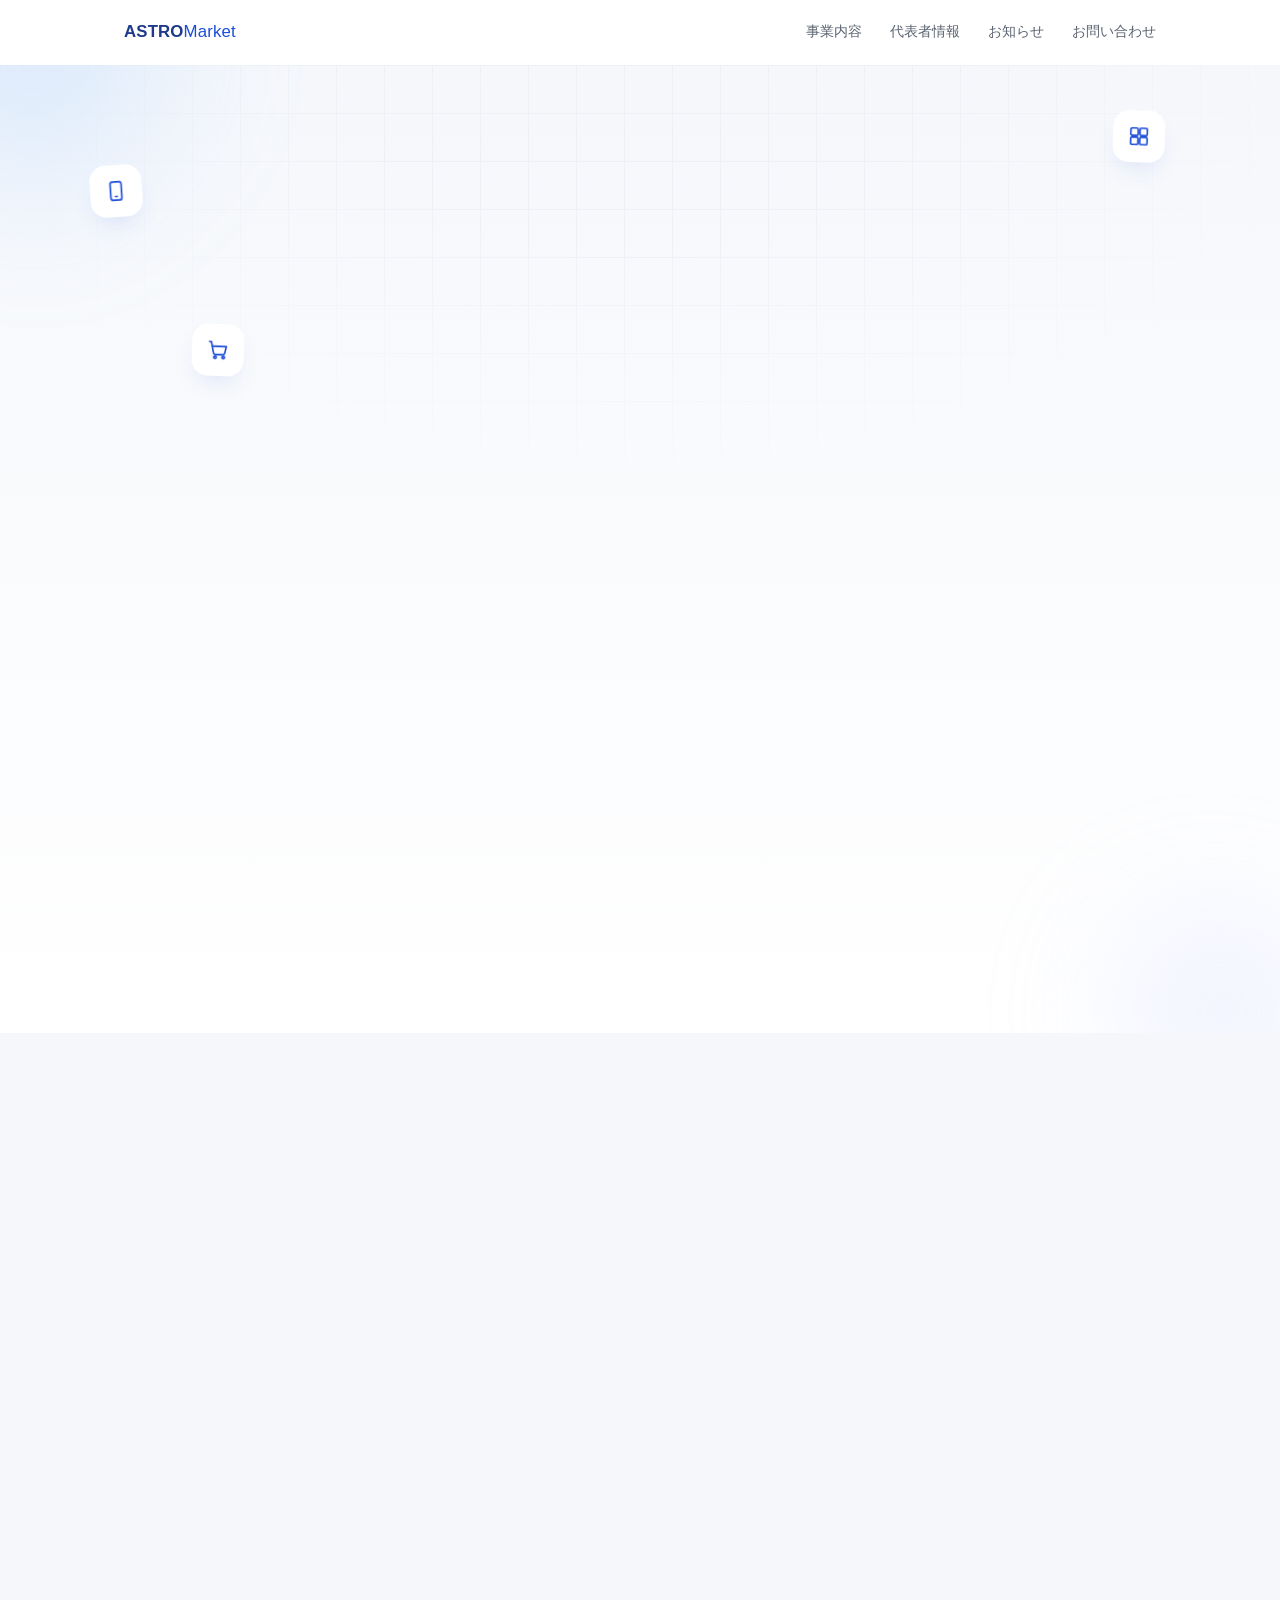
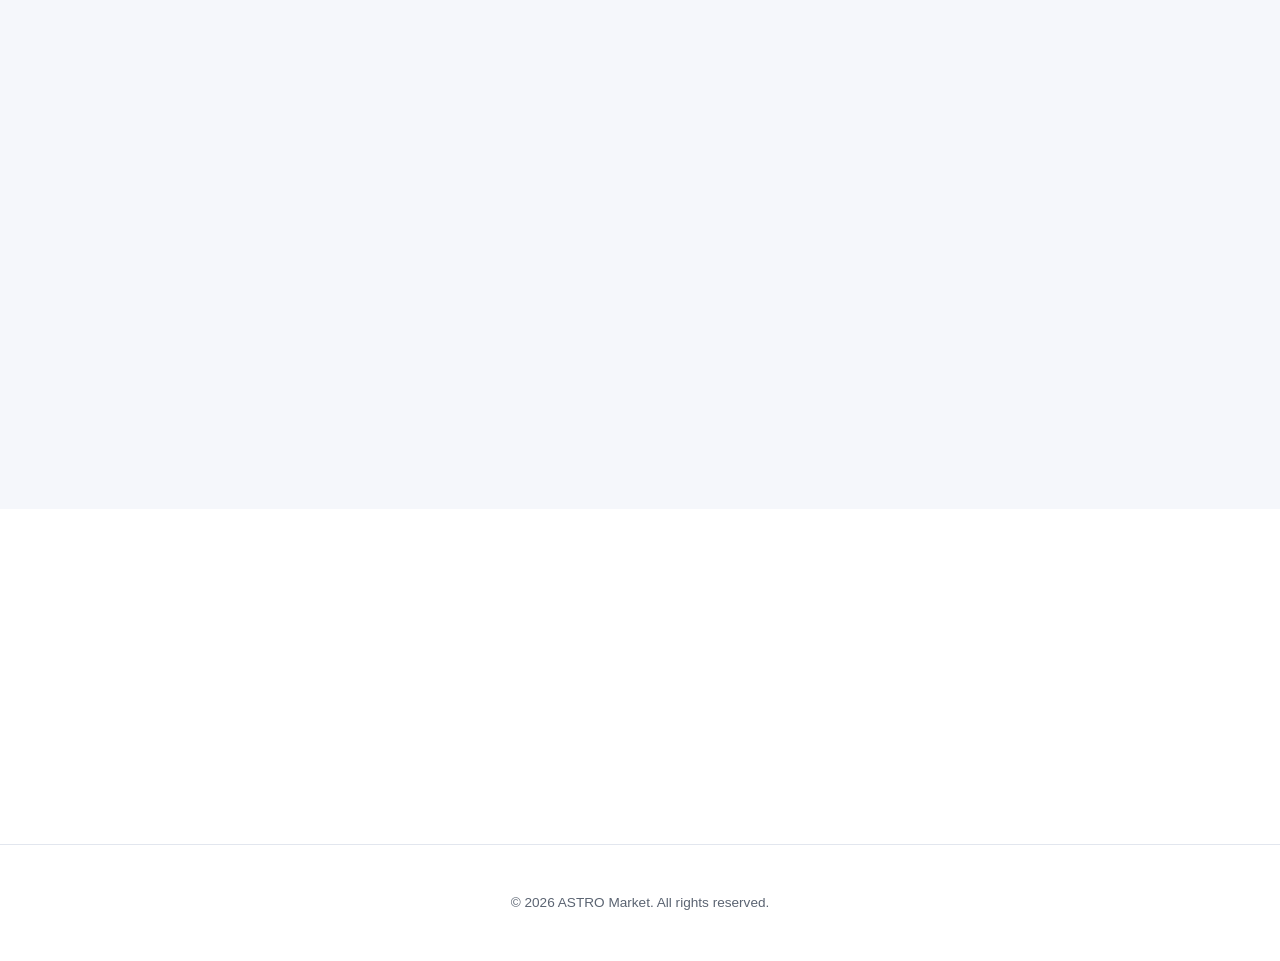
<file: homepage/index.html>
<!DOCTYPE html>
<html lang="ja">
<head>
<meta charset="UTF-8">
<meta name="viewport" content="width=device-width, initial-scale=1.0">
<title>ASTRO Market | 法人携帯・回線サービス / ERP / EC運営</title>
<meta name="description" content="ASTRO Marketは、法人携帯・回線サービス、ERP製品・サービス、EC運営を通じて、法人のお客様の業務改善から日々の暮らしまで、ちょうどいい価値を届けるブランドです。">
<meta http-equiv="Content-Security-Policy" content="default-src 'self'; script-src 'self'; style-src 'self'; img-src 'self' data:; base-uri 'self'; form-action 'self'; object-src 'none'; upgrade-insecure-requests">
<meta name="referrer" content="strict-origin-when-cross-origin">
<link rel="icon" href="data:image/svg+xml,%3Csvg xmlns='http://www.w3.org/2000/svg' viewBox='0 0 64 64'%3E%3Crect width='64' height='64' rx='16' fill='%231d4ed8'/%3E%3Ctext x='32' y='43' font-size='30' font-family='sans-serif' font-weight='700' fill='white' text-anchor='middle'%3EA%3C/text%3E%3C/svg%3E">
<link rel="stylesheet" href="assets/style.css">
</head>
<body>

<header class="site-header" id="site-header">
  <div class="container header-inner">
    <a class="logo" href="index.html">ASTRO<span>Market</span></a>
    <button class="nav-toggle" id="nav-toggle" aria-label="メニューを開く" aria-expanded="false" aria-controls="nav">
      <span></span><span></span><span></span>
    </button>
    <nav class="nav" id="nav">
      <a href="services.html">事業内容</a>
      <a href="about.html">代表者情報</a>
      <a href="news.html">お知らせ</a>
      <a href="contact.html">お問い合わせ</a>
    </nav>
  </div>
</header>

<main>

  <section class="hero" id="hero">
    <div class="hero-decor" aria-hidden="true">
      <span class="blob blob-a"></span>
      <span class="blob blob-b"></span>
      <span class="grid-overlay"></span>
      <span class="chip chip-a">
        <svg viewBox="0 0 24 24" fill="none" stroke="currentColor" stroke-width="1.8" stroke-linecap="round" stroke-linejoin="round"><rect x="6" y="2" width="12" height="20" rx="2.5"/><path d="M11 18h2"/></svg>
      </span>
      <span class="chip chip-b">
        <svg viewBox="0 0 24 24" fill="none" stroke="currentColor" stroke-width="1.8" stroke-linecap="round" stroke-linejoin="round"><rect x="3" y="3" width="8" height="8" rx="1.5"/><rect x="13" y="3" width="8" height="8" rx="1.5"/><rect x="3" y="13" width="8" height="8" rx="1.5"/><rect x="13" y="13" width="8" height="8" rx="1.5"/></svg>
      </span>
      <span class="chip chip-c">
        <svg viewBox="0 0 24 24" fill="none" stroke="currentColor" stroke-width="1.8" stroke-linecap="round" stroke-linejoin="round"><circle cx="9" cy="20" r="1.4"/><circle cx="18" cy="20" r="1.4"/><path d="M2.5 3h2l2.7 12.4a2 2 0 0 0 2 1.6h8.2a2 2 0 0 0 2-1.6L21 8H6"/></svg>
      </span>
    </div>
    <div class="container">
      <h1 class="reveal">暮らしと仕事に、ちょうどいい価値を届ける。</h1>
      <p class="hero-lead reveal">
        法人のお客様の通信・業務改善から、日々の暮らしを彩るお買い物まで。<br>
        ちょうどいいサービスとプロダクトをお届けしています。
      </p>
      <a class="btn reveal" href="contact.html">お問い合わせはこちら</a>
      <div class="hero-photo reveal">
        <img src="assets/images/hero-city.jpg" alt="ASTRO Marketが拠点を置く街のオフィス街並み" width="900" height="600" loading="eager">
      </div>
    </div>
    <button class="scroll-cue reveal" id="scroll-cue" aria-label="下にスクロール">
      <svg viewBox="0 0 24 24" fill="none" stroke="currentColor" stroke-width="1.8" stroke-linecap="round" stroke-linejoin="round"><path d="M6 9l6 6 6-6"/></svg>
    </button>
  </section>

  <section class="services">
    <div class="container">
      <h2 class="section-title reveal">事業内容</h2>
      <p class="section-lead reveal">法人携帯・回線サービス、ERP製品・サービス、EC運営の3つを柱に、お客様の課題を解決します。</p>

      <div class="service-grid">
        <a class="service-card service-card--link reveal" href="services.html">
          <div class="service-card-media">
            <img src="assets/images/mobile-service.jpg" alt="法人携帯を手に取るビジネスパーソン" width="1000" height="667" loading="lazy">
          </div>
          <div class="service-card-body">
            <div class="service-icon">
              <svg viewBox="0 0 24 24" fill="none" stroke="currentColor" stroke-width="1.8" stroke-linecap="round" stroke-linejoin="round" aria-hidden="true">
                <rect x="6" y="2" width="12" height="20" rx="2.5"/>
                <path d="M11 18h2"/>
              </svg>
            </div>
            <h3>法人携帯・回線サービスのご提供</h3>
            <p>法人・個人事業主のお客様向けに、法人携帯および関連回線のご案内から導入までをサポートします。</p>
          </div>
        </a>

        <a class="service-card service-card--link reveal" href="services.html">
          <div class="service-card-media">
            <img src="assets/images/erp-service.jpg" alt="ERPダッシュボードを表示したノートパソコン" width="1000" height="667" loading="lazy">
          </div>
          <div class="service-card-body">
            <div class="service-icon">
              <svg viewBox="0 0 24 24" fill="none" stroke="currentColor" stroke-width="1.8" stroke-linecap="round" stroke-linejoin="round" aria-hidden="true">
                <rect x="3" y="3" width="8" height="8" rx="1.5"/>
                <rect x="13" y="3" width="8" height="8" rx="1.5"/>
                <rect x="3" y="13" width="8" height="8" rx="1.5"/>
                <rect x="13" y="13" width="8" height="8" rx="1.5"/>
              </svg>
            </div>
            <h3>ERP製品・サービスのご提供</h3>
            <p>勤怠管理や経費精算、請求書・会計、電子契約など、バックオフィス業務を支えるERP製品・SaaSの導入をご支援します。</p>
          </div>
        </a>

        <a class="service-card service-card--link reveal" href="services.html">
          <div class="service-card-media">
            <img src="assets/images/ec-service.jpg" alt="オンラインストアの画面を表示したノートパソコンと発送用の段ボール" width="1000" height="667" loading="lazy">
          </div>
          <div class="service-card-body">
            <div class="service-icon">
              <svg viewBox="0 0 24 24" fill="none" stroke="currentColor" stroke-width="1.8" stroke-linecap="round" stroke-linejoin="round" aria-hidden="true">
                <circle cx="9" cy="20" r="1.4"/>
                <circle cx="18" cy="20" r="1.4"/>
                <path d="M2.5 3h2l2.7 12.4a2 2 0 0 0 2 1.6h8.2a2 2 0 0 0 2-1.6L21 8H6"/>
              </svg>
            </div>
            <h3>EC運営</h3>
            <p>自社ECショップを企画・運営し、暮らしにプラスアルファの心地よさを添える雑貨・小物などをお届けしています。</p>
          </div>
        </a>
      </div>

      <p class="services-more reveal"><a class="link-arrow" href="services.html">事業内容の詳細を見る →</a></p>
    </div>
  </section>

  <section class="news-teaser">
    <div class="container news-teaser-inner">
      <div>
        <h2 class="section-title--inline reveal">お知らせ</h2>
        <p class="reveal"><time datetime="2026-07-09">2026.07.09</time> ホームページを公開しました。</p>
      </div>
      <a class="link-arrow reveal" href="news.html">お知らせ一覧を見る →</a>
    </div>
  </section>

  <section class="cta">
    <div class="container">
      <h2 class="section-title reveal">お問い合わせ</h2>
      <p class="section-lead reveal">サービス内容やお取引に関するご相談は、お気軽にお問い合わせください。</p>
      <a class="btn reveal" href="contact.html">お問い合わせはこちら</a>
    </div>
  </section>

</main>

<footer class="site-footer">
  <div class="container">
    <p>&copy; <span id="copyright-year">2026</span> ASTRO Market. All rights reserved.</p>
  </div>
</footer>

<button id="to-top" class="to-top" aria-label="ページの先頭に戻る">↑</button>

<script src="assets/script.js" defer></script>
</body>
</html>
</file>
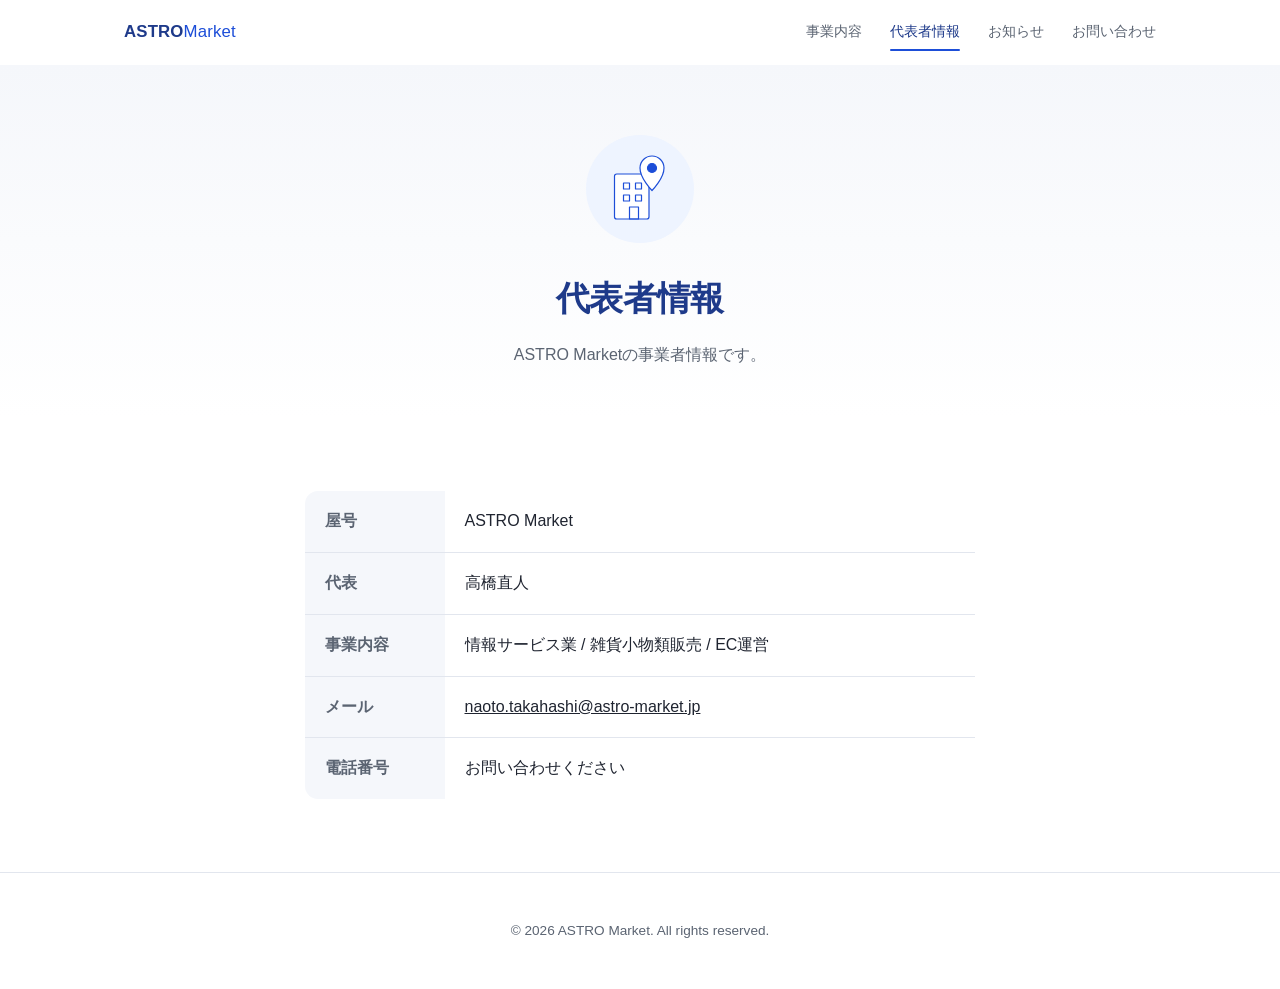
<file: homepage/about.html>
<!DOCTYPE html>
<html lang="ja">
<head>
<meta charset="UTF-8">
<meta name="viewport" content="width=device-width, initial-scale=1.0">
<title>代表者情報 | ASTRO Market</title>
<meta name="description" content="ASTRO Marketの事業者情報。屋号・代表・事業内容・連絡先をご案内します。">
<meta http-equiv="Content-Security-Policy" content="default-src 'self'; script-src 'self'; style-src 'self'; img-src 'self' data:; base-uri 'self'; form-action 'self'; object-src 'none'; upgrade-insecure-requests">
<meta name="referrer" content="strict-origin-when-cross-origin">
<link rel="icon" href="data:image/svg+xml,%3Csvg xmlns='http://www.w3.org/2000/svg' viewBox='0 0 64 64'%3E%3Crect width='64' height='64' rx='16' fill='%231d4ed8'/%3E%3Ctext x='32' y='43' font-size='30' font-family='sans-serif' font-weight='700' fill='white' text-anchor='middle'%3EA%3C/text%3E%3C/svg%3E">
<link rel="stylesheet" href="assets/style.css">
</head>
<body>

<header class="site-header" id="site-header">
  <div class="container header-inner">
    <a class="logo" href="index.html">ASTRO<span>Market</span></a>
    <button class="nav-toggle" id="nav-toggle" aria-label="メニューを開く" aria-expanded="false" aria-controls="nav">
      <span></span><span></span><span></span>
    </button>
    <nav class="nav" id="nav">
      <a href="services.html">事業内容</a>
      <a href="about.html">代表者情報</a>
      <a href="news.html">お知らせ</a>
      <a href="contact.html">お問い合わせ</a>
    </nav>
  </div>
</header>

<main>

  <section class="page-header">
    <div class="container">
      <div class="page-illustration reveal" aria-hidden="true">
        <svg viewBox="0 0 160 160" fill="none" stroke="#1d4ed8" stroke-width="1.6" stroke-linecap="round" stroke-linejoin="round">
          <circle cx="80" cy="80" r="72" fill="#eef4ff" stroke="none"/>
          <rect x="46" y="60" width="46" height="60" rx="3" fill="#ffffff"/>
          <rect x="58" y="72" width="8" height="8"/>
          <rect x="74" y="72" width="8" height="8"/>
          <rect x="58" y="88" width="8" height="8"/>
          <rect x="74" y="88" width="8" height="8"/>
          <rect x="66" y="104" width="12" height="16"/>
          <path d="M112 52c0 14-16 30-16 30s-16-16-16-30a16 16 0 1 1 32 0Z" fill="#ffffff"/>
          <circle cx="96" cy="52" r="6" fill="#1d4ed8"/>
        </svg>
      </div>
      <h1 class="reveal">代表者情報</h1>
      <p class="reveal">ASTRO Marketの事業者情報です。</p>
    </div>
  </section>

  <section class="about">
    <div class="container about-inner">
      <table class="about-table reveal">
        <tbody>
          <tr>
            <th>屋号</th>
            <td>ASTRO Market</td>
          </tr>
          <tr>
            <th>代表</th>
            <td>高橋直人</td>
          </tr>
          <tr>
            <th>事業内容</th>
            <td>情報サービス業 / 雑貨小物類販売 / EC運営</td>
          </tr>
          <tr>
            <th>メール</th>
            <td><a href="mailto:naoto.takahashi@astro-market.jp">naoto.takahashi@astro-market.jp</a></td>
          </tr>
          <tr>
            <th>電話番号</th>
            <td>お問い合わせください</td>
          </tr>
        </tbody>
      </table>
    </div>
  </section>

</main>

<footer class="site-footer">
  <div class="container">
    <p>&copy; <span id="copyright-year">2026</span> ASTRO Market. All rights reserved.</p>
  </div>
</footer>

<button id="to-top" class="to-top" aria-label="ページの先頭に戻る">↑</button>

<script src="assets/script.js" defer></script>
</body>
</html>
</file>
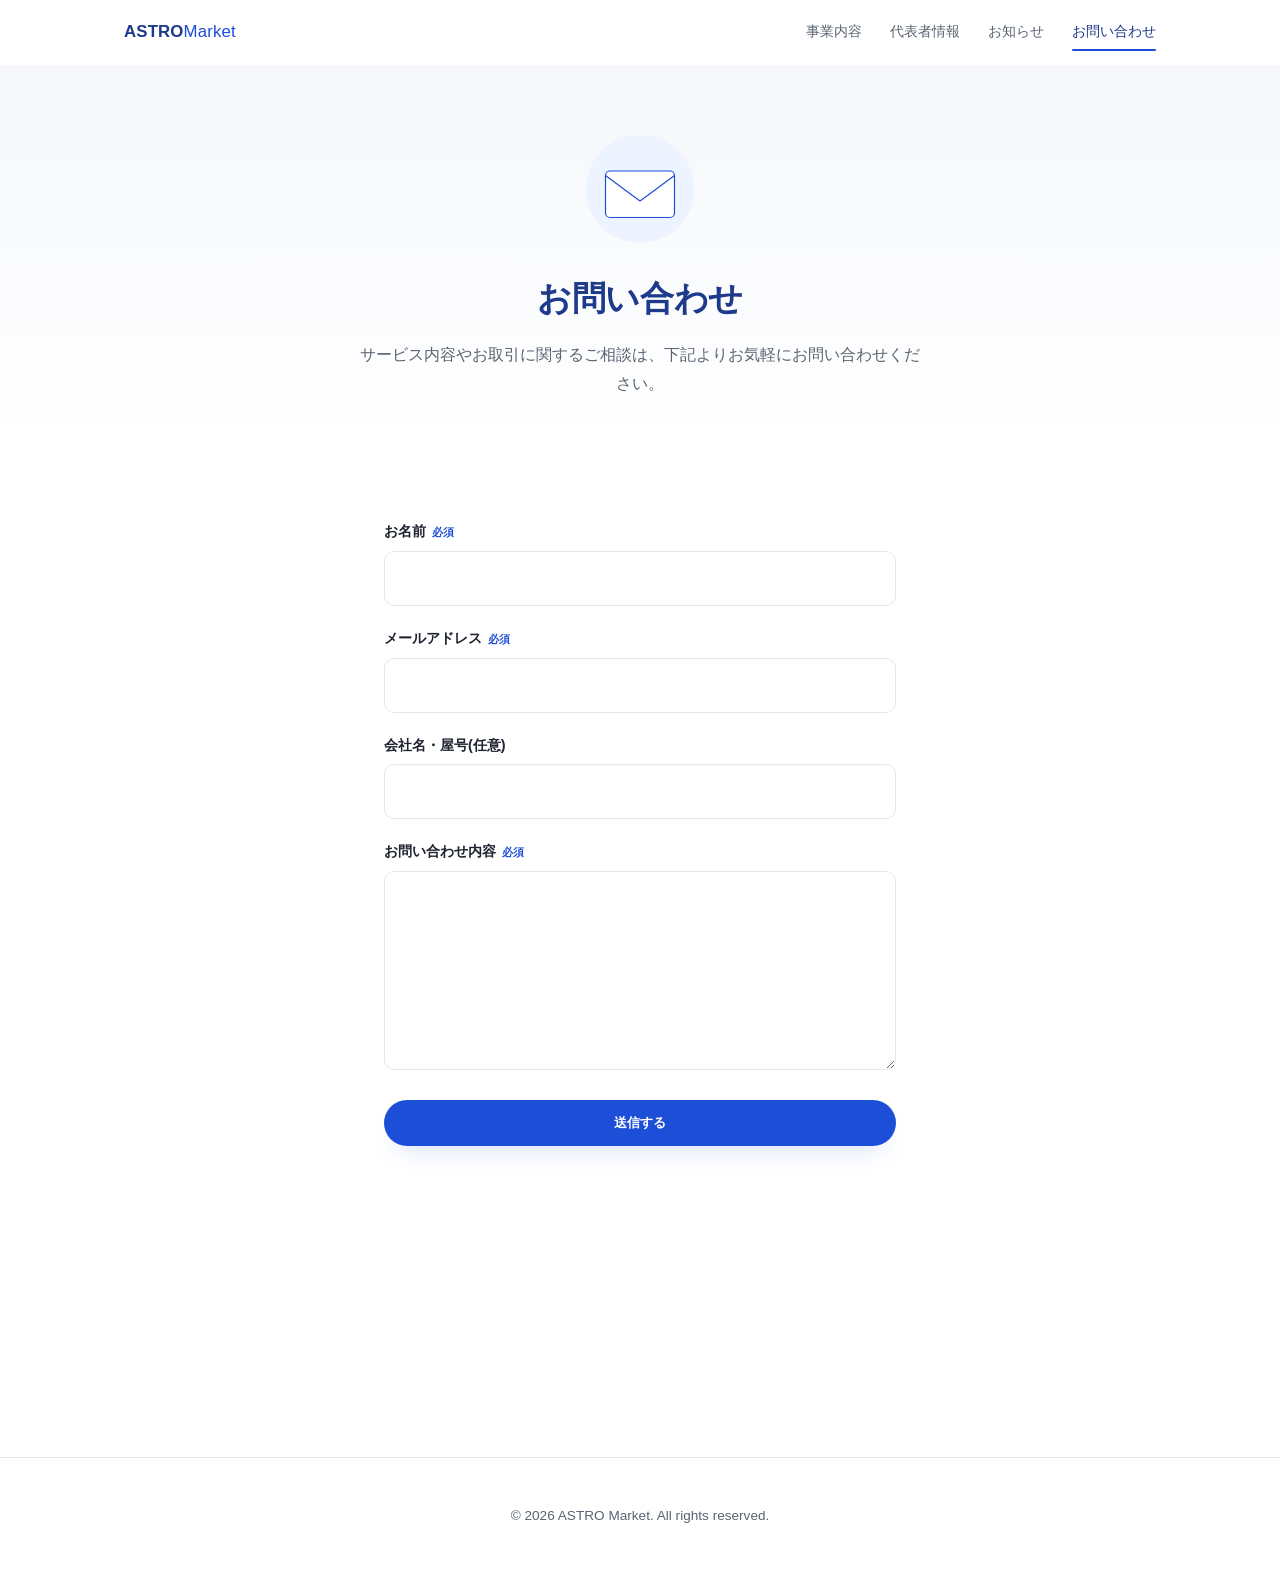
<file: homepage/contact.html>
<!DOCTYPE html>
<html lang="ja">
<head>
<meta charset="UTF-8">
<meta name="viewport" content="width=device-width, initial-scale=1.0">
<title>お問い合わせ | ASTRO Market</title>
<meta name="description" content="ASTRO Marketへのお問い合わせはこちらから。">
<meta http-equiv="Content-Security-Policy" content="default-src 'self'; script-src 'self'; style-src 'self'; img-src 'self' data:; connect-src 'self' https://api.web3forms.com; base-uri 'self'; form-action 'self'; object-src 'none'; upgrade-insecure-requests">
<meta name="referrer" content="strict-origin-when-cross-origin">
<link rel="icon" href="data:image/svg+xml,%3Csvg xmlns='http://www.w3.org/2000/svg' viewBox='0 0 64 64'%3E%3Crect width='64' height='64' rx='16' fill='%231d4ed8'/%3E%3Ctext x='32' y='43' font-size='30' font-family='sans-serif' font-weight='700' fill='white' text-anchor='middle'%3EA%3C/text%3E%3C/svg%3E">
<link rel="stylesheet" href="assets/style.css">
</head>
<body>

<header class="site-header" id="site-header">
  <div class="container header-inner">
    <a class="logo" href="index.html">ASTRO<span>Market</span></a>
    <button class="nav-toggle" id="nav-toggle" aria-label="メニューを開く" aria-expanded="false" aria-controls="nav">
      <span></span><span></span><span></span>
    </button>
    <nav class="nav" id="nav">
      <a href="services.html">事業内容</a>
      <a href="about.html">代表者情報</a>
      <a href="news.html">お知らせ</a>
      <a href="contact.html">お問い合わせ</a>
    </nav>
  </div>
</header>

<main>

  <section class="page-header">
    <div class="container">
      <div class="page-illustration reveal" aria-hidden="true">
        <svg viewBox="0 0 160 160" fill="none" stroke="#1d4ed8" stroke-width="1.6" stroke-linecap="round" stroke-linejoin="round">
          <circle cx="80" cy="80" r="72" fill="#eef4ff" stroke="none"/>
          <rect x="34" y="56" width="92" height="62" rx="6" fill="#ffffff"/>
          <path d="M34 62l46 34 46-34"/>
        </svg>
      </div>
      <h1 class="reveal">お問い合わせ</h1>
      <p class="reveal">サービス内容やお取引に関するご相談は、下記よりお気軽にお問い合わせください。</p>
    </div>
  </section>

  <section class="contact">
    <div class="container contact-inner">
      <form class="contact-form reveal" id="contact-form" novalidate>
        <input type="hidden" name="access_key" value="ad08e178-a893-4480-ac95-9ec410ad79b6">
        <input type="hidden" name="subject" value="ASTRO Market お問い合わせ">
        <input type="checkbox" name="botcheck" class="form-honeypot" tabindex="-1" autocomplete="off">

        <div class="form-row">
          <label for="form-name">お名前<span class="form-required">必須</span></label>
          <input type="text" id="form-name" name="name" autocomplete="name" required>
        </div>

        <div class="form-row">
          <label for="form-email">メールアドレス<span class="form-required">必須</span></label>
          <input type="email" id="form-email" name="email" autocomplete="email" required>
        </div>

        <div class="form-row">
          <label for="form-company">会社名・屋号(任意)</label>
          <input type="text" id="form-company" name="company" autocomplete="organization">
        </div>

        <div class="form-row">
          <label for="form-message">お問い合わせ内容<span class="form-required">必須</span></label>
          <textarea id="form-message" name="message" rows="6" required></textarea>
        </div>

        <button type="submit" class="btn form-submit">送信する</button>
        <p class="form-status" id="form-status" role="status" aria-live="polite"></p>
      </form>

      <p class="contact-or reveal">または、メールで直接お問い合わせください。</p>
      <div class="contact-links reveal">
        <a class="btn btn-outline" href="mailto:naoto.takahashi@astro-market.jp">naoto.takahashi@astro-market.jp へメールする</a>
      </div>
      <p class="privacy-note reveal">お問い合わせの際にいただいた個人情報は、お問い合わせへの対応以外の目的では使用いたしません。</p>
    </div>
  </section>

</main>

<footer class="site-footer">
  <div class="container">
    <p>&copy; <span id="copyright-year">2026</span> ASTRO Market. All rights reserved.</p>
  </div>
</footer>

<button id="to-top" class="to-top" aria-label="ページの先頭に戻る">↑</button>

<script src="assets/script.js" defer></script>
</body>
</html>
</file>
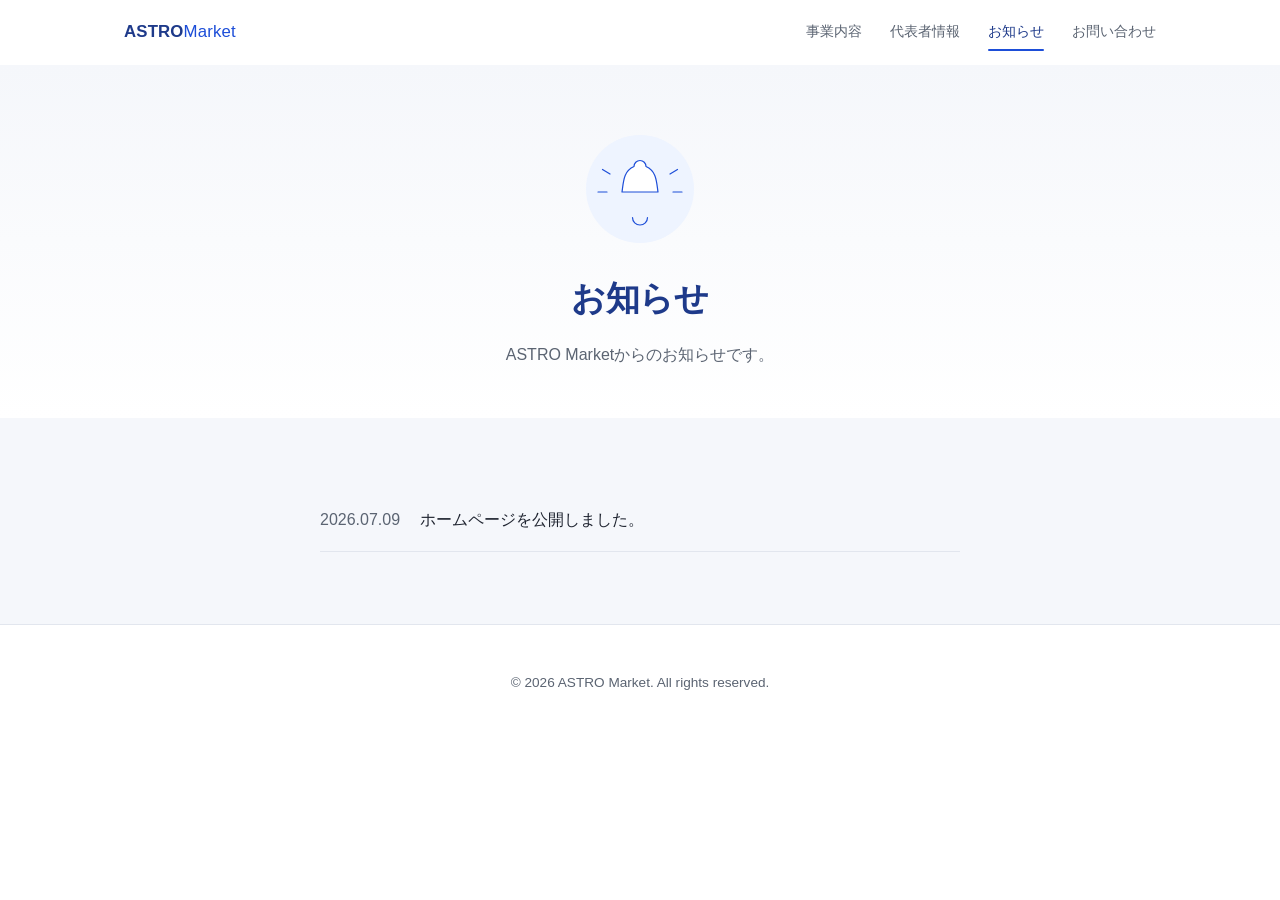
<file: homepage/news.html>
<!DOCTYPE html>
<html lang="ja">
<head>
<meta charset="UTF-8">
<meta name="viewport" content="width=device-width, initial-scale=1.0">
<title>お知らせ | ASTRO Market</title>
<meta name="description" content="ASTRO Marketからのお知らせ一覧です。">
<meta http-equiv="Content-Security-Policy" content="default-src 'self'; script-src 'self'; style-src 'self'; img-src 'self' data:; base-uri 'self'; form-action 'self'; object-src 'none'; upgrade-insecure-requests">
<meta name="referrer" content="strict-origin-when-cross-origin">
<link rel="icon" href="data:image/svg+xml,%3Csvg xmlns='http://www.w3.org/2000/svg' viewBox='0 0 64 64'%3E%3Crect width='64' height='64' rx='16' fill='%231d4ed8'/%3E%3Ctext x='32' y='43' font-size='30' font-family='sans-serif' font-weight='700' fill='white' text-anchor='middle'%3EA%3C/text%3E%3C/svg%3E">
<link rel="stylesheet" href="assets/style.css">
</head>
<body>

<header class="site-header" id="site-header">
  <div class="container header-inner">
    <a class="logo" href="index.html">ASTRO<span>Market</span></a>
    <button class="nav-toggle" id="nav-toggle" aria-label="メニューを開く" aria-expanded="false" aria-controls="nav">
      <span></span><span></span><span></span>
    </button>
    <nav class="nav" id="nav">
      <a href="services.html">事業内容</a>
      <a href="about.html">代表者情報</a>
      <a href="news.html">お知らせ</a>
      <a href="contact.html">お問い合わせ</a>
    </nav>
  </div>
</header>

<main>

  <section class="page-header">
    <div class="container">
      <div class="page-illustration reveal" aria-hidden="true">
        <svg viewBox="0 0 160 160" fill="none" stroke="#1d4ed8" stroke-width="1.6" stroke-linecap="round" stroke-linejoin="round">
          <circle cx="80" cy="80" r="72" fill="#eef4ff" stroke="none"/>
          <path d="M80 42a8 8 0 0 0-8 8c-14 6-14 20-16 34h48c-2-14-2-28-16-34a8 8 0 0 0-8-8Z" fill="#ffffff"/>
          <path d="M70 118a10 10 0 0 0 20 0"/>
          <path d="M40 60l-10-6"/>
          <path d="M120 60l10-6"/>
          <path d="M36 84h-12"/>
          <path d="M124 84h12"/>
        </svg>
      </div>
      <h1 class="reveal">お知らせ</h1>
      <p class="reveal">ASTRO Marketからのお知らせです。</p>
    </div>
  </section>

  <section class="news">
    <div class="container">
      <ul class="news-list reveal">
        <li>
          <time datetime="2026-07-09">2026.07.09</time>
          <span>ホームページを公開しました。</span>
        </li>
      </ul>
    </div>
  </section>

</main>

<footer class="site-footer">
  <div class="container">
    <p>&copy; <span id="copyright-year">2026</span> ASTRO Market. All rights reserved.</p>
  </div>
</footer>

<button id="to-top" class="to-top" aria-label="ページの先頭に戻る">↑</button>

<script src="assets/script.js" defer></script>
</body>
</html>
</file>
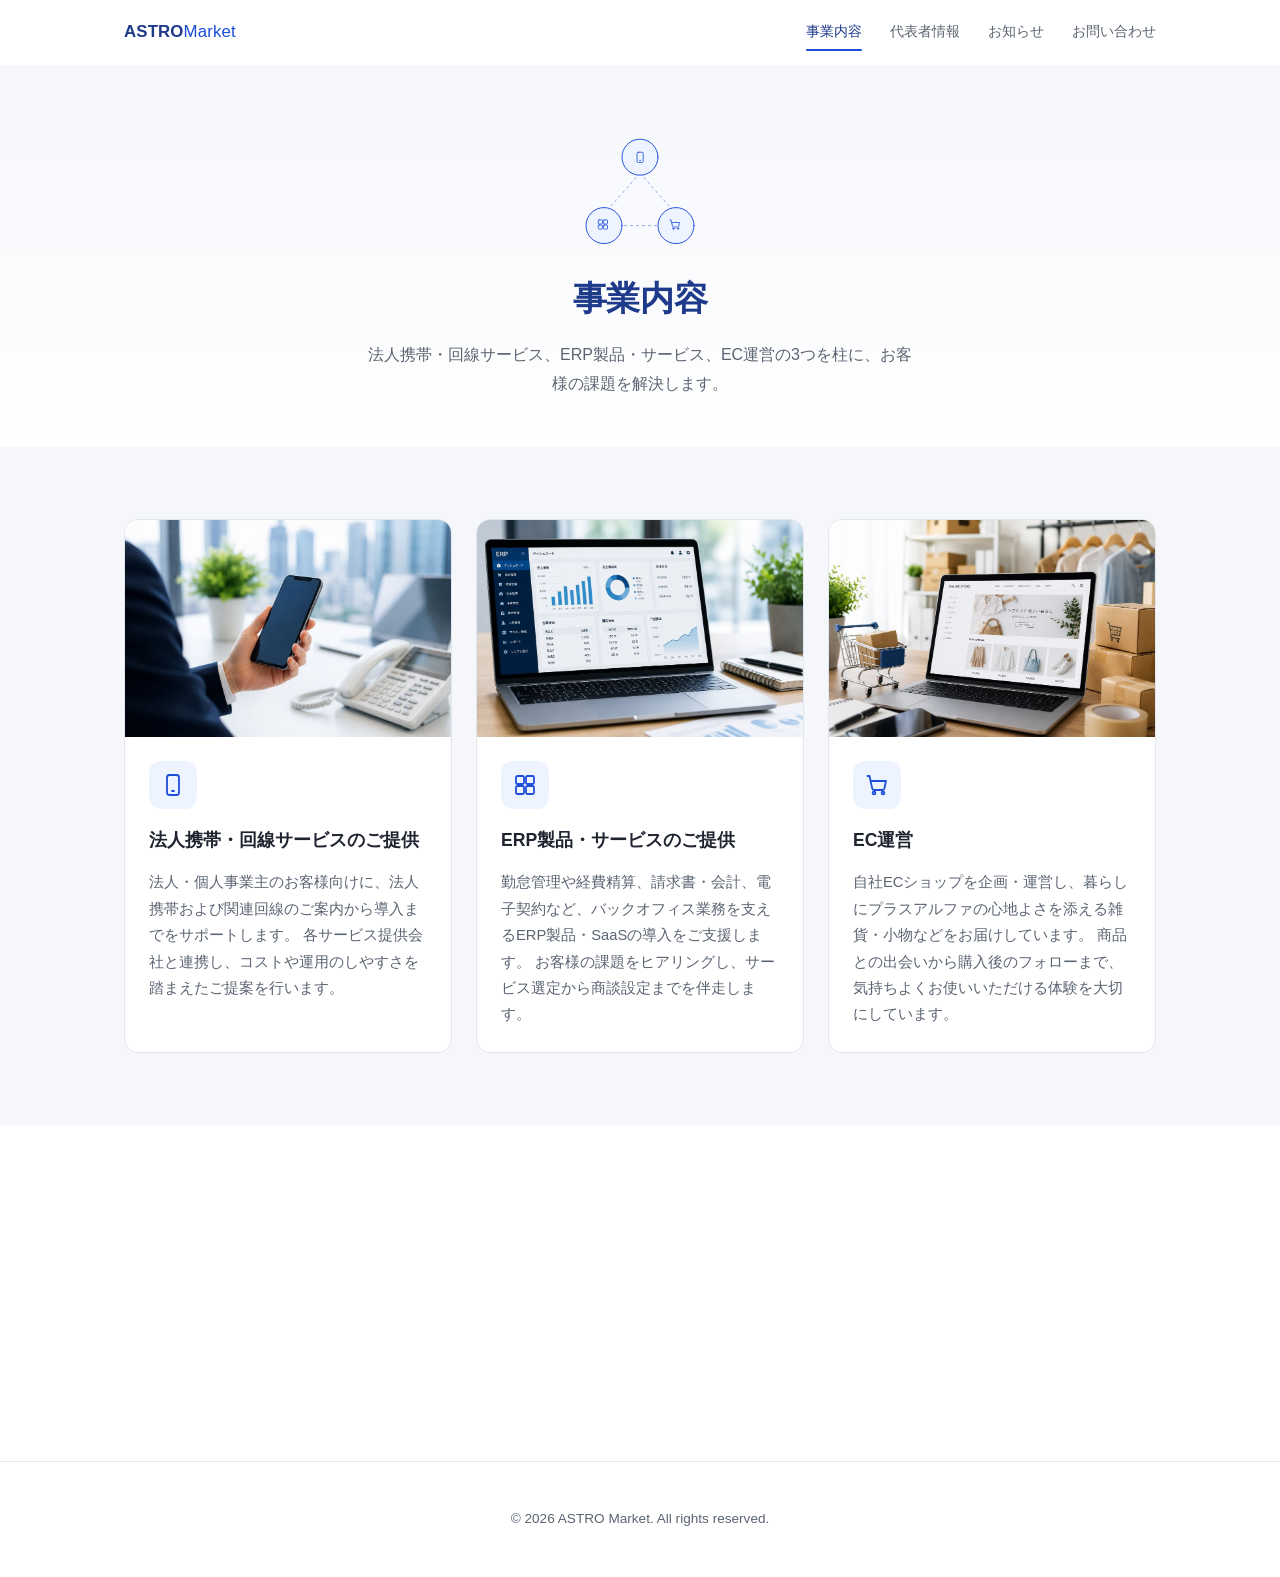
<file: homepage/services.html>
<!DOCTYPE html>
<html lang="ja">
<head>
<meta charset="UTF-8">
<meta name="viewport" content="width=device-width, initial-scale=1.0">
<title>事業内容 | ASTRO Market</title>
<meta name="description" content="ASTRO Marketの事業内容。法人携帯・回線サービス、ERP製品・サービス、EC運営の3つを柱にご紹介します。">
<meta http-equiv="Content-Security-Policy" content="default-src 'self'; script-src 'self'; style-src 'self'; img-src 'self' data:; base-uri 'self'; form-action 'self'; object-src 'none'; upgrade-insecure-requests">
<meta name="referrer" content="strict-origin-when-cross-origin">
<link rel="icon" href="data:image/svg+xml,%3Csvg xmlns='http://www.w3.org/2000/svg' viewBox='0 0 64 64'%3E%3Crect width='64' height='64' rx='16' fill='%231d4ed8'/%3E%3Ctext x='32' y='43' font-size='30' font-family='sans-serif' font-weight='700' fill='white' text-anchor='middle'%3EA%3C/text%3E%3C/svg%3E">
<link rel="stylesheet" href="assets/style.css">
</head>
<body>

<header class="site-header" id="site-header">
  <div class="container header-inner">
    <a class="logo" href="index.html">ASTRO<span>Market</span></a>
    <button class="nav-toggle" id="nav-toggle" aria-label="メニューを開く" aria-expanded="false" aria-controls="nav">
      <span></span><span></span><span></span>
    </button>
    <nav class="nav" id="nav">
      <a href="services.html">事業内容</a>
      <a href="about.html">代表者情報</a>
      <a href="news.html">お知らせ</a>
      <a href="contact.html">お問い合わせ</a>
    </nav>
  </div>
</header>

<main>

  <section class="page-header">
    <div class="container">
      <div class="page-illustration reveal" aria-hidden="true">
        <svg viewBox="0 0 200 190" fill="none" stroke="#1d4ed8" stroke-width="1.6" stroke-linecap="round" stroke-linejoin="round">
          <path d="M100 68 L46 130" stroke-dasharray="4 6" opacity="0.45"/>
          <path d="M100 68 L154 130" stroke-dasharray="4 6" opacity="0.45"/>
          <path d="M54 156 L146 156" stroke-dasharray="4 6" opacity="0.45"/>
          <circle cx="100" cy="42" r="30" fill="#eef4ff"/>
          <circle cx="40" cy="156" r="30" fill="#eef4ff"/>
          <circle cx="160" cy="156" r="30" fill="#eef4ff"/>
          <g transform="translate(90,32) scale(0.85)">
            <rect x="6" y="2" width="12" height="20" rx="2.5"/>
            <path d="M11 18h2"/>
          </g>
          <g transform="translate(28,144) scale(0.85)">
            <rect x="3" y="3" width="8" height="8" rx="1.5"/>
            <rect x="13" y="3" width="8" height="8" rx="1.5"/>
            <rect x="3" y="13" width="8" height="8" rx="1.5"/>
            <rect x="13" y="13" width="8" height="8" rx="1.5"/>
          </g>
          <g transform="translate(148,144) scale(0.85)">
            <circle cx="9" cy="20" r="1.4"/>
            <circle cx="18" cy="20" r="1.4"/>
            <path d="M2.5 3h2l2.7 12.4a2 2 0 0 0 2 1.6h8.2a2 2 0 0 0 2-1.6L21 8H6"/>
          </g>
        </svg>
      </div>
      <h1 class="reveal">事業内容</h1>
      <p class="reveal">法人携帯・回線サービス、ERP製品・サービス、EC運営の3つを柱に、お客様の課題を解決します。</p>
    </div>
  </section>

  <section class="services">
    <div class="container">
      <div class="service-grid">
        <article class="service-card reveal">
          <div class="service-card-media">
            <img src="assets/images/mobile-service.jpg" alt="法人携帯を手に取るビジネスパーソン" width="1000" height="667" loading="lazy">
          </div>
          <div class="service-card-body">
            <div class="service-icon">
              <svg viewBox="0 0 24 24" fill="none" stroke="currentColor" stroke-width="1.8" stroke-linecap="round" stroke-linejoin="round" aria-hidden="true">
                <rect x="6" y="2" width="12" height="20" rx="2.5"/>
                <path d="M11 18h2"/>
              </svg>
            </div>
            <h3>法人携帯・回線サービスのご提供</h3>
            <p>
              法人・個人事業主のお客様向けに、法人携帯および関連回線のご案内から導入までをサポートします。
              各サービス提供会社と連携し、コストや運用のしやすさを踏まえたご提案を行います。
            </p>
          </div>
        </article>

        <article class="service-card reveal">
          <div class="service-card-media">
            <img src="assets/images/erp-service.jpg" alt="ERPダッシュボードを表示したノートパソコン" width="1000" height="667" loading="lazy">
          </div>
          <div class="service-card-body">
            <div class="service-icon">
              <svg viewBox="0 0 24 24" fill="none" stroke="currentColor" stroke-width="1.8" stroke-linecap="round" stroke-linejoin="round" aria-hidden="true">
                <rect x="3" y="3" width="8" height="8" rx="1.5"/>
                <rect x="13" y="3" width="8" height="8" rx="1.5"/>
                <rect x="3" y="13" width="8" height="8" rx="1.5"/>
                <rect x="13" y="13" width="8" height="8" rx="1.5"/>
              </svg>
            </div>
            <h3>ERP製品・サービスのご提供</h3>
            <p>
              勤怠管理や経費精算、請求書・会計、電子契約など、バックオフィス業務を支えるERP製品・SaaSの導入をご支援します。
              お客様の課題をヒアリングし、サービス選定から商談設定までを伴走します。
            </p>
          </div>
        </article>

        <article class="service-card reveal">
          <div class="service-card-media">
            <img src="assets/images/ec-service.jpg" alt="オンラインストアの画面を表示したノートパソコンと発送用の段ボール" width="1000" height="667" loading="lazy">
          </div>
          <div class="service-card-body">
            <div class="service-icon">
              <svg viewBox="0 0 24 24" fill="none" stroke="currentColor" stroke-width="1.8" stroke-linecap="round" stroke-linejoin="round" aria-hidden="true">
                <circle cx="9" cy="20" r="1.4"/>
                <circle cx="18" cy="20" r="1.4"/>
                <path d="M2.5 3h2l2.7 12.4a2 2 0 0 0 2 1.6h8.2a2 2 0 0 0 2-1.6L21 8H6"/>
              </svg>
            </div>
            <h3>EC運営</h3>
            <p>
              自社ECショップを企画・運営し、暮らしにプラスアルファの心地よさを添える雑貨・小物などをお届けしています。
              商品との出会いから購入後のフォローまで、気持ちよくお使いいただける体験を大切にしています。
            </p>
          </div>
        </article>
      </div>
    </div>
  </section>

  <section class="cta">
    <div class="container">
      <h2 class="section-title reveal">お問い合わせ</h2>
      <p class="section-lead reveal">サービス内容やお取引に関するご相談は、お気軽にお問い合わせください。</p>
      <a class="btn reveal" href="contact.html">お問い合わせはこちら</a>
    </div>
  </section>

</main>

<footer class="site-footer">
  <div class="container">
    <p>&copy; <span id="copyright-year">2026</span> ASTRO Market. All rights reserved.</p>
  </div>
</footer>

<button id="to-top" class="to-top" aria-label="ページの先頭に戻る">↑</button>

<script src="assets/script.js" defer></script>
</body>
</html>
</file>
<file: homepage/assets/style.css>
:root {
  --color-primary: #1d4ed8;
  --color-primary-dark: #1e3a8a;
  --color-primary-soft: #eef4ff;
  --color-bg: #ffffff;
  --color-bg-soft: #f5f7fb;
  --color-text: #1f2430;
  --color-text-soft: #5b6472;
  --color-border: #e2e6ee;
  --radius: 14px;
  --max-width: 1080px;
  --shadow-sm: 0 1px 2px rgba(30, 41, 59, 0.06);
  --shadow-md: 0 12px 28px -14px rgba(29, 78, 216, 0.28);
  --ease: cubic-bezier(0.22, 1, 0.36, 1);
}

* {
  box-sizing: border-box;
}

html {
  scroll-behavior: smooth;
}

@media (prefers-reduced-motion: reduce) {
  html {
    scroll-behavior: auto;
  }
  * {
    animation-duration: 0.01ms !important;
    transition-duration: 0.01ms !important;
  }
}

body {
  margin: 0;
  font-family: "Hiragino Kaku Gothic ProN", "Hiragino Sans", "Yu Gothic", "Meiryo", sans-serif;
  color: var(--color-text);
  background: var(--color-bg);
  line-height: 1.8;
  -webkit-font-smoothing: antialiased;
}

.container {
  max-width: var(--max-width);
  margin: 0 auto;
  padding: 0 24px;
}

a {
  color: inherit;
}

/* Header */
.site-header {
  position: sticky;
  top: 0;
  background: rgba(255, 255, 255, 0.85);
  backdrop-filter: blur(10px);
  border-bottom: 1px solid transparent;
  z-index: 20;
  transition: border-color 0.25s var(--ease), box-shadow 0.25s var(--ease);
}

.site-header.is-scrolled {
  border-bottom-color: var(--color-border);
  box-shadow: var(--shadow-sm);
}

.header-inner {
  display: flex;
  align-items: center;
  justify-content: space-between;
  height: 64px;
}

.logo {
  font-weight: 700;
  font-size: 1.05rem;
  text-decoration: none;
  color: var(--color-primary-dark);
  letter-spacing: 0.01em;
}

.logo span {
  color: var(--color-primary);
  font-weight: 400;
}

.nav {
  display: flex;
  gap: 28px;
  font-size: 0.9rem;
}

.nav a {
  position: relative;
  text-decoration: none;
  color: var(--color-text-soft);
  padding: 6px 0;
  transition: color 0.2s ease;
}

.nav a::after {
  content: "";
  position: absolute;
  left: 0;
  right: 100%;
  bottom: 0;
  height: 2px;
  background: var(--color-primary);
  border-radius: 2px;
  transition: right 0.25s var(--ease);
}

.nav a:hover {
  color: var(--color-primary);
}

.nav a:hover::after,
.nav a.is-active::after {
  right: 0;
}

.nav a.is-active {
  color: var(--color-primary-dark);
}

.nav-toggle {
  display: none;
  flex-direction: column;
  justify-content: center;
  gap: 5px;
  width: 36px;
  height: 36px;
  padding: 0;
  border: none;
  background: none;
  cursor: pointer;
}

.nav-toggle span {
  display: block;
  height: 2px;
  border-radius: 2px;
  background: var(--color-primary-dark);
  transition: transform 0.25s var(--ease), opacity 0.25s var(--ease);
}

.nav-toggle[aria-expanded="true"] span:nth-child(1) {
  transform: translateY(7px) rotate(45deg);
}

.nav-toggle[aria-expanded="true"] span:nth-child(2) {
  opacity: 0;
}

.nav-toggle[aria-expanded="true"] span:nth-child(3) {
  transform: translateY(-7px) rotate(-45deg);
}

/* Hero */
.hero {
  position: relative;
  overflow: hidden;
  padding: 96px 0 80px;
  background: linear-gradient(180deg, var(--color-bg-soft) 0%, var(--color-bg) 100%);
  text-align: center;
}

.hero-decor {
  position: absolute;
  inset: 0;
  z-index: 0;
  pointer-events: none;
}

.blob {
  position: absolute;
  border-radius: 50%;
  filter: blur(60px);
  opacity: 0.35;
  animation: float 16s ease-in-out infinite;
}

.blob-a {
  width: 320px;
  height: 320px;
  top: -120px;
  left: -80px;
  background: radial-gradient(circle at 30% 30%, #93c5fd, transparent 70%);
}

.blob-b {
  width: 280px;
  height: 280px;
  bottom: -140px;
  right: -60px;
  background: radial-gradient(circle at 60% 40%, #c7d2fe, transparent 70%);
  animation-delay: -8s;
}

.grid-overlay {
  position: absolute;
  inset: 0;
  background-image: linear-gradient(var(--color-border) 1px, transparent 1px),
    linear-gradient(90deg, var(--color-border) 1px, transparent 1px);
  background-size: 48px 48px;
  mask-image: radial-gradient(ellipse 60% 50% at 50% 0%, #000 40%, transparent 90%);
  opacity: 0.4;
}

@keyframes float {
  0%, 100% {
    transform: translate(0, 0) scale(1);
  }
  50% {
    transform: translate(20px, -24px) scale(1.06);
  }
}

.chip {
  position: absolute;
  display: flex;
  align-items: center;
  justify-content: center;
  width: 52px;
  height: 52px;
  border-radius: 16px;
  background: #fff;
  color: var(--color-primary);
  box-shadow: var(--shadow-md);
  animation: bob 7s ease-in-out infinite;
}

.chip svg {
  width: 22px;
  height: 22px;
}

.chip-a {
  top: 100px;
  left: 7%;
}

.chip-b {
  top: 56px;
  right: 9%;
  animation-delay: -2.3s;
}

.chip-c {
  top: 270px;
  left: 15%;
  animation-delay: -4.6s;
}

@media (max-width: 900px) {
  .chip {
    display: none;
  }
}

@keyframes bob {
  0%, 100% {
    transform: translateY(0) rotate(-4deg);
  }
  50% {
    transform: translateY(-14px) rotate(4deg);
  }
}

.hero .container {
  position: relative;
  z-index: 1;
}

.scroll-cue {
  position: relative;
  z-index: 1;
  display: block;
  margin: 48px auto 0;
  width: 36px;
  height: 36px;
  border-radius: 50%;
  border: 1px solid var(--color-border);
  background: #fff;
  color: var(--color-primary);
  cursor: pointer;
  animation: cue-bounce 2s ease-in-out infinite;
  transition: border-color 0.2s ease, color 0.2s ease;
}

.scroll-cue:hover {
  border-color: var(--color-primary);
}

.scroll-cue svg {
  width: 18px;
  height: 18px;
}

@keyframes cue-bounce {
  0%, 100% {
    transform: translateY(0);
  }
  50% {
    transform: translateY(6px);
  }
}

@media (max-width: 600px) {
  .chip {
    width: 40px;
    height: 40px;
  }

  .chip svg {
    width: 18px;
    height: 18px;
  }
}

.hero h1 {
  font-size: clamp(1.8rem, 4vw, 2.6rem);
  margin: 0 0 20px;
  color: var(--color-primary-dark);
  letter-spacing: -0.01em;
}

.hero-lead {
  color: var(--color-text-soft);
  max-width: 640px;
  margin: 0 auto 32px;
}

.hero-photo {
  position: relative;
  z-index: 1;
  max-width: 640px;
  margin: 40px auto 0;
  border-radius: var(--radius);
  overflow: hidden;
  box-shadow: var(--shadow-md);
}

.hero-photo img {
  display: block;
  width: 100%;
  height: auto;
}

.btn {
  display: inline-block;
  padding: 14px 32px;
  background: var(--color-primary);
  color: #fff;
  border-radius: 999px;
  text-decoration: none;
  font-weight: 600;
  box-shadow: var(--shadow-md);
  transition: background 0.2s ease, transform 0.2s var(--ease), box-shadow 0.2s ease;
}

.btn:hover {
  background: var(--color-primary-dark);
  transform: translateY(-2px);
  box-shadow: 0 16px 32px -14px rgba(29, 78, 216, 0.4);
}

.btn:active {
  transform: translateY(0);
}

.btn-outline {
  background: transparent;
  color: var(--color-primary);
  border: 2px solid var(--color-primary);
  padding: 12px 30px;
  box-shadow: none;
}

.btn-outline:hover {
  background: var(--color-primary);
  color: #fff;
}

/* Section shared */
section {
  padding: 72px 0;
}

/* Sub-page header banner */
.page-header {
  padding: 64px 0 48px;
  background: linear-gradient(180deg, var(--color-bg-soft) 0%, var(--color-bg) 100%);
  text-align: center;
}

.page-illustration {
  display: flex;
  justify-content: center;
  margin-bottom: 20px;
}

.page-illustration svg {
  width: 120px;
  height: 120px;
}

.page-header h1 {
  font-size: clamp(1.6rem, 3.4vw, 2.1rem);
  color: var(--color-primary-dark);
  margin: 0 0 12px;
  letter-spacing: -0.01em;
}

.page-header p {
  color: var(--color-text-soft);
  max-width: 560px;
  margin: 0 auto;
}

.section-title {
  font-size: 1.6rem;
  color: var(--color-primary-dark);
  text-align: center;
  margin: 0 0 12px;
}

.section-lead {
  text-align: center;
  color: var(--color-text-soft);
  margin: 0 auto 48px;
  max-width: 560px;
}

/* Scroll reveal (progressive enhancement: content is fully visible unless
   JS confirms it can animate it in, so it never breaks with JS off/blocked) */
.reveal {
  opacity: 1;
  transform: none;
}

body.reveal-armed .reveal {
  opacity: 0;
  transform: translateY(20px);
  transition: opacity 0.6s var(--ease), transform 0.6s var(--ease);
}

body.reveal-armed .reveal.is-visible {
  opacity: 1;
  transform: none;
}

.service-grid > .reveal:nth-child(1) { transition-delay: 0ms; }
.service-grid > .reveal:nth-child(2) { transition-delay: 70ms; }
.service-grid > .reveal:nth-child(3) { transition-delay: 140ms; }

/* Services */
.services {
  background: var(--color-bg-soft);
}

.service-grid {
  display: grid;
  grid-template-columns: repeat(auto-fit, minmax(240px, 1fr));
  gap: 24px;
}

.service-card {
  display: block;
  background: #fff;
  border: 1px solid var(--color-border);
  border-radius: var(--radius);
  overflow: hidden;
  text-decoration: none;
  transition: transform 0.25s var(--ease), box-shadow 0.25s var(--ease), border-color 0.25s var(--ease);
}

.service-card:hover {
  transform: translateY(-4px);
  box-shadow: var(--shadow-md);
  border-color: #c7d5f5;
}

.service-card-media {
  aspect-ratio: 3 / 2;
  background: var(--color-bg-soft);
}

.service-card-media img {
  display: block;
  width: 100%;
  height: 100%;
  object-fit: cover;
}

.service-card-body {
  padding: 24px;
}

.service-icon {
  display: inline-flex;
  align-items: center;
  justify-content: center;
  width: 48px;
  height: 48px;
  margin-bottom: 16px;
  border-radius: 12px;
  background: var(--color-primary-soft);
  color: var(--color-primary);
}

.service-icon svg {
  width: 24px;
  height: 24px;
}

.service-card h3 {
  margin: 0 0 12px;
  font-size: 1.1rem;
  display: flex;
  align-items: center;
  gap: 8px;
  flex-wrap: wrap;
}

.service-card p {
  color: var(--color-text-soft);
  font-size: 0.92rem;
  margin: 0;
}

/* About */
.about-inner {
  max-width: 720px;
}

.about-table {
  width: 100%;
  border-collapse: collapse;
  border: 1px solid var(--color-border);
  border-radius: var(--radius);
  overflow: hidden;
}

.about-table th,
.about-table td {
  text-align: left;
  padding: 16px 20px;
  border-bottom: 1px solid var(--color-border);
  vertical-align: top;
}

.about-table tr:last-child th,
.about-table tr:last-child td {
  border-bottom: none;
}

.about-table th {
  width: 140px;
  background: var(--color-bg-soft);
  color: var(--color-text-soft);
  font-weight: 600;
  white-space: nowrap;
}

.muted {
  color: var(--color-text-soft);
  font-size: 0.85rem;
}

/* News */
.news {
  background: var(--color-bg-soft);
}

.news-list {
  list-style: none;
  margin: 0 auto;
  padding: 0;
  max-width: 640px;
}

.news-list li {
  display: flex;
  gap: 20px;
  padding: 16px 0;
  border-bottom: 1px solid var(--color-border);
}

.news-list time {
  color: var(--color-text-soft);
  flex-shrink: 0;
}

/* Home: services teaser "more" link */
.services-more {
  text-align: center;
  margin: 40px 0 0;
}

.link-arrow {
  color: var(--color-primary);
  font-weight: 600;
  text-decoration: none;
  transition: color 0.2s ease;
}

.link-arrow:hover {
  color: var(--color-primary-dark);
}

/* Home: news teaser */
.news-teaser {
  background: var(--color-bg-soft);
}

.news-teaser-inner {
  display: flex;
  flex-wrap: wrap;
  align-items: center;
  justify-content: space-between;
  gap: 16px;
}

.news-teaser-inner p {
  color: var(--color-text-soft);
  margin: 0;
}

.news-teaser-inner time {
  color: var(--color-text-soft);
  margin-right: 8px;
}

.section-title--inline {
  font-size: 1.3rem;
  color: var(--color-primary-dark);
  margin: 0 0 8px;
}

/* Home / services: bottom CTA banner */
.cta {
  text-align: center;
}

/* Contact */
.contact {
  text-align: center;
}

.contact-inner {
  max-width: 560px;
}

.contact-form {
  text-align: left;
}

.form-honeypot {
  position: absolute;
  width: 1px;
  height: 1px;
  overflow: hidden;
  opacity: 0;
  pointer-events: none;
}

.form-row {
  margin-bottom: 20px;
}

.form-row label {
  display: block;
  margin-bottom: 6px;
  font-size: 0.9rem;
  font-weight: 600;
  color: var(--color-text);
}

.form-required {
  margin-left: 6px;
  font-size: 0.7rem;
  font-weight: 600;
  color: var(--color-primary);
}

.form-row input,
.form-row textarea {
  width: 100%;
  padding: 12px 14px;
  font: inherit;
  color: var(--color-text);
  background: #fff;
  border: 1px solid var(--color-border);
  border-radius: 10px;
  transition: border-color 0.2s ease, box-shadow 0.2s ease;
}

.form-row input:focus,
.form-row textarea:focus {
  outline: none;
  border-color: var(--color-primary);
  box-shadow: 0 0 0 3px var(--color-primary-soft);
}

.form-row textarea {
  resize: vertical;
}

.form-submit {
  border: none;
  cursor: pointer;
  width: 100%;
}

.form-submit:disabled {
  opacity: 0.6;
  cursor: not-allowed;
}

.form-status {
  margin: 12px 0 0;
  min-height: 1.2em;
  font-size: 0.9rem;
  text-align: center;
}

.form-status.is-success {
  color: #15803d;
}

.form-status.is-error {
  color: #b91c1c;
}

.contact-or {
  margin: 40px 0 16px;
  text-align: center;
  color: var(--color-text-soft);
  font-size: 0.9rem;
}

.contact-links {
  display: flex;
  flex-wrap: wrap;
  justify-content: center;
  gap: 16px;
}

.privacy-note {
  margin: 24px 0 0;
  color: var(--color-text-soft);
  font-size: 0.82rem;
}

/* Footer */
.site-footer {
  padding: 32px 0;
  text-align: center;
  color: var(--color-text-soft);
  font-size: 0.85rem;
  border-top: 1px solid var(--color-border);
}

/* Back to top */
.to-top {
  position: fixed;
  right: 20px;
  bottom: 20px;
  width: 44px;
  height: 44px;
  border-radius: 50%;
  border: none;
  background: var(--color-primary);
  color: #fff;
  font-size: 1.1rem;
  line-height: 1;
  cursor: pointer;
  box-shadow: var(--shadow-md);
  opacity: 0;
  transform: translateY(12px);
  pointer-events: none;
  transition: opacity 0.25s var(--ease), transform 0.25s var(--ease), background 0.2s ease;
  z-index: 15;
}

.to-top.is-visible {
  opacity: 1;
  transform: none;
  pointer-events: auto;
}

.to-top:hover {
  background: var(--color-primary-dark);
}

@media (max-width: 720px) {
  .nav-toggle {
    display: flex;
  }

  .nav {
    position: absolute;
    top: 64px;
    left: 0;
    right: 0;
    flex-direction: column;
    gap: 0;
    background: #fff;
    border-bottom: 1px solid var(--color-border);
    box-shadow: var(--shadow-sm);
    max-height: 0;
    overflow: hidden;
    transition: max-height 0.3s var(--ease);
  }

  .nav.is-open {
    max-height: 260px;
  }

  .nav a {
    padding: 14px 24px;
    border-top: 1px solid var(--color-border);
  }

  .nav a::after {
    display: none;
  }
}
</file>
